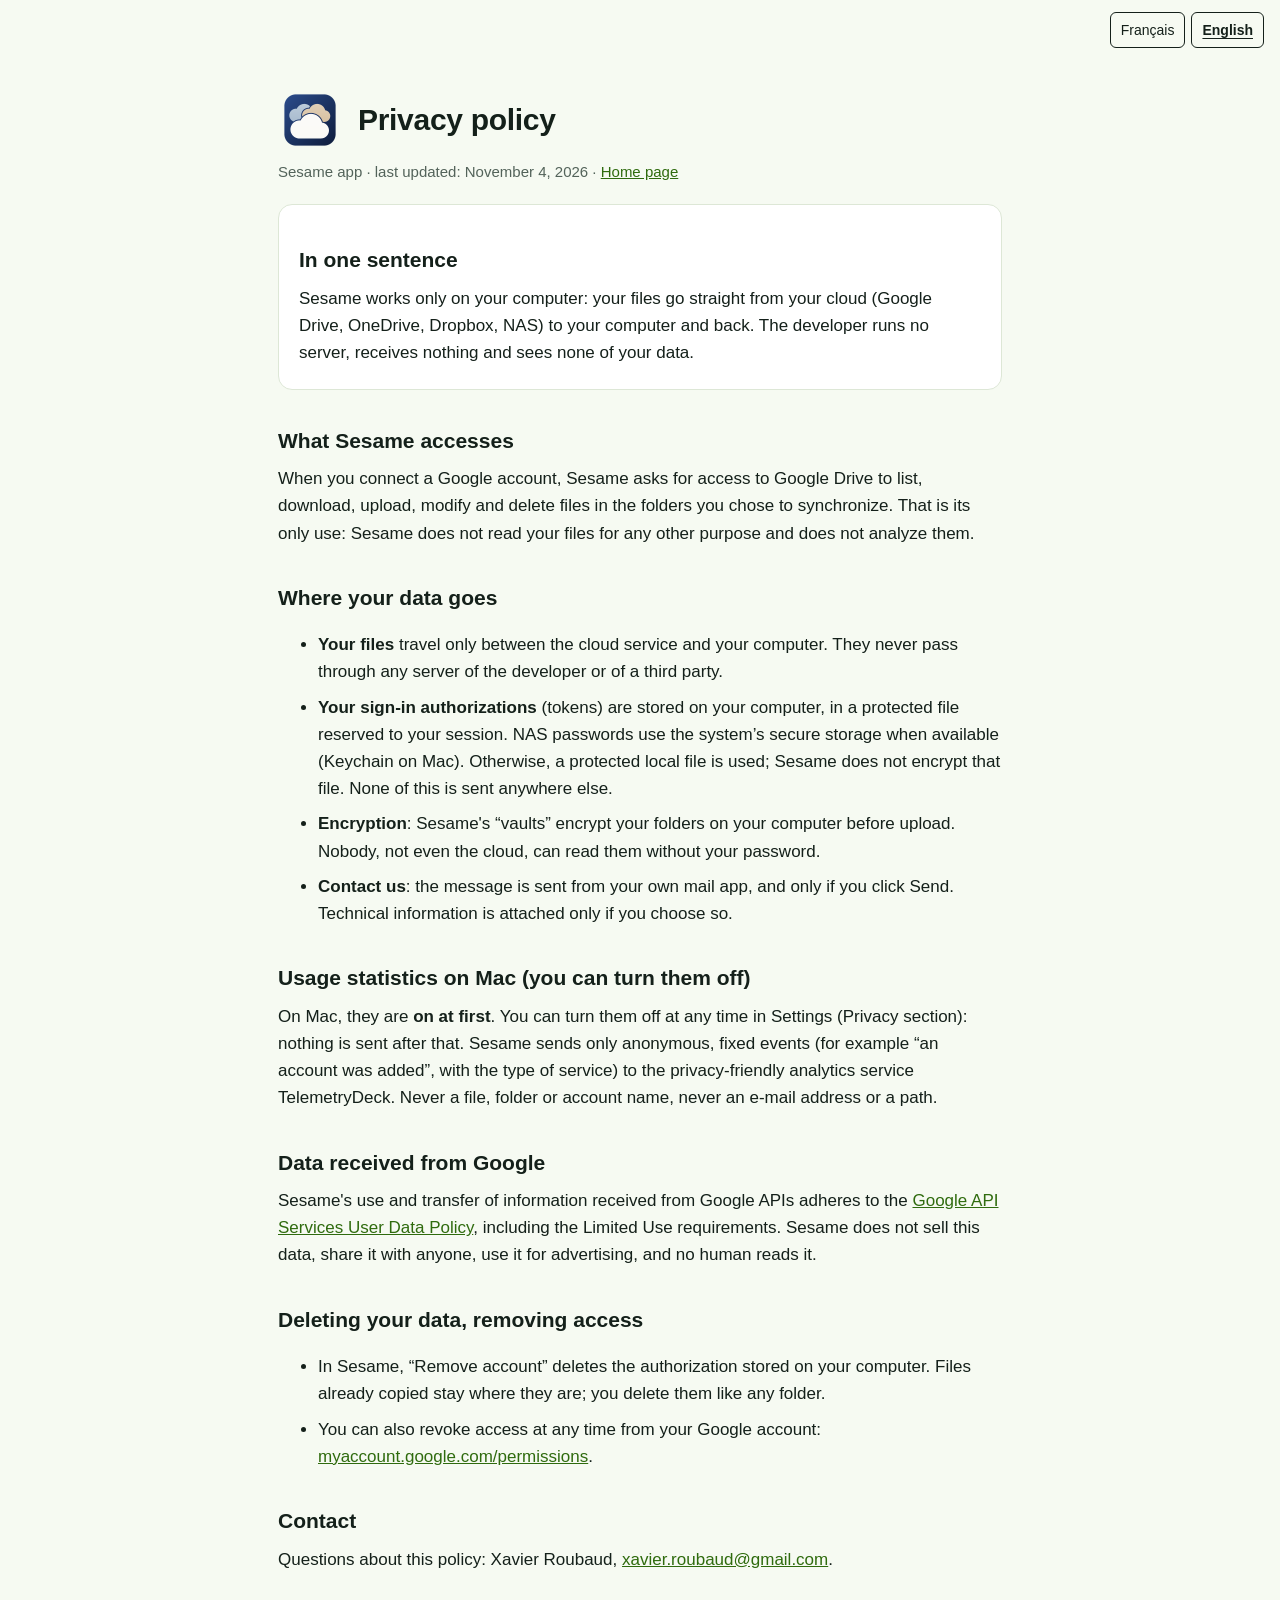
<file: confidentialite.html>
<!doctype html>
<html lang="fr">
<head>
<meta charset="utf-8">
<meta name="viewport" content="width=device-width, initial-scale=1">
<title>Sesame — Politique de confidentialité</title>
<meta name="description" content="Sesame garde vos fichiers entre vos clouds et votre ordinateur. Rien ne passe par un serveur du développeur.">
<link rel="icon" href="icon.png">
<style>
  :root { --bg:#f6faf2; --card:#fff; --ink:#14201a; --muted:#53635a; --moss:#2f6b0e; --line:#dde7d6; }
  @media (prefers-color-scheme: dark) { :root { --bg:#131a16; --card:#1b251f; --ink:#eaf2e6; --muted:#a3b3a8; --line:#2b3a31; --moss:#7cc02f; } }
  * { box-sizing:border-box; }
  body { margin:0; background:var(--bg); color:var(--ink); font:17px/1.6 -apple-system, BlinkMacSystemFont, "Segoe UI", Roboto, sans-serif; }
  main { max-width:760px; margin:0 auto; padding:40px 18px 64px; }
  header { display:flex; align-items:center; gap:16px; margin-bottom:8px; }
  header img { width:64px; height:64px; border-radius:15px; }
  h1 { font-size:30px; margin:0; letter-spacing:-.3px; }
  h2 { font-size:21px; margin:34px 0 8px; }
  p, li { margin:8px 0; }
  .muted { color:var(--muted); font-size:15px; }
  a { color:var(--moss); }
  .box { background:var(--card); border:1px solid var(--line); border-radius:14px; padding:4px 20px 14px; margin-top:20px; }
  body [lang="en"] { display:none; }
  html.en [lang="fr"] { display:none; } html.en [lang="en"] { display:revert; }
  .switch { position:absolute; top:12px; right:16px; font-size:14px; }
  .switch a { color:var(--muted); text-decoration:none; cursor:pointer; }
</style>
<link rel="stylesheet" href="site-accessibility.css?v=20261107">
<script defer src="site-accessibility.js?v=20261107"></script>
</head>
<body>
<div class="switch"><a onclick="document.documentElement.classList.toggle('en')">FR / EN</a></div>
<main>
  <header><img src="icon.png" alt="Sesame"><h1 lang="fr">Politique de confidentialité</h1><h1 lang="en">Privacy policy</h1></header>
  <p class="muted" lang="fr">Application Sesame · dernière mise à jour : 4 novembre 2026 · <a href="index.html">Page d'accueil</a></p>
  <p class="muted" lang="en">Sesame app · last updated: November 4, 2026 · <a href="index.html">Home page</a></p>

  <!-- ===== FRANÇAIS ===== -->
  <div lang="fr">
    <div class="box">
      <h2>En une phrase</h2>
      <p>Sesame travaille uniquement sur votre ordinateur : vos fichiers vont directement de votre cloud (Google Drive, OneDrive, Dropbox, NAS) à votre ordinateur, et inversement. Le développeur n'a aucun serveur, ne reçoit rien et ne voit rien de vos données.</p>
    </div>

    <h2>Ce à quoi Sesame accède</h2>
    <p>Quand vous connectez un compte Google, Sesame demande l'accès à Google Drive pour lister, télécharger, envoyer, modifier et supprimer des fichiers dans les dossiers que vous avez choisis de synchroniser. C'est le seul usage : Sesame ne lit pas vos fichiers pour autre chose et ne les analyse pas.</p>

    <h2>Où vont vos données</h2>
    <ul>
      <li><strong>Vos fichiers</strong> circulent uniquement entre le service cloud et votre ordinateur. Ils ne passent par aucun serveur du développeur ni d'un tiers.</li>
      <li><strong>Vos autorisations de connexion</strong> (jetons) sont enregistrées sur votre ordinateur, dans un fichier protégé réservé à votre session. Les mots de passe de NAS utilisent le stockage sécurisé du système lorsqu’il est disponible (Trousseau sur Mac). Sinon, un fichier local protégé est utilisé ; ce fichier n’est pas chiffré par Sesame. Rien de tout cela n'est envoyé ailleurs.</li>
      <li><strong>Le chiffrement</strong> : les « coffres » de Sesame chiffrent vos dossiers sur votre ordinateur avant l'envoi. Personne, pas même le cloud, ne peut les lire sans votre mot de passe.</li>
      <li><strong>Nous écrire</strong> : le message part depuis votre logiciel de messagerie, et seulement si vous cliquez sur Envoyer. Les informations techniques ne sont jointes que si vous le choisissez.</li>
    </ul>

    <h2>Statistiques d'utilisation sur Mac (vous pouvez les couper)</h2>
    <p>Sur Mac, elles sont <strong>activées au départ</strong>. Vous pouvez les couper à tout moment dans les Réglages (rubrique Confidentialité) : plus rien n'est alors envoyé. Sesame envoie seulement des événements anonymes et fixes (par exemple « un compte a été ajouté », avec le type de service) au service de mesure respectueux de la vie privée TelemetryDeck. Jamais de nom de fichier, de dossier ou de compte, jamais d'adresse e-mail ni de chemin.</p>

    <h2>Données issues de Google</h2>
    <p>L'utilisation par Sesame des informations reçues des API Google respecte la <a href="https://developers.google.com/terms/api-services-user-data-policy" rel="noopener">Politique relative aux données utilisateur des services d'API Google</a>, y compris les exigences d'utilisation limitée. Sesame ne vend pas ces données, ne les partage avec personne, ne s'en sert pas pour de la publicité, et aucun humain ne les consulte.</p>

    <h2>Supprimer vos données, retirer l'accès</h2>
    <ul>
      <li>Dans Sesame, « Retirer le compte » supprime l'autorisation enregistrée sur votre ordinateur. Vos fichiers déjà copiés restent où ils sont ; vous les supprimez comme n'importe quel dossier.</li>
      <li>Vous pouvez aussi révoquer l'accès à tout moment depuis votre compte Google : <a href="https://myaccount.google.com/permissions" rel="noopener">myaccount.google.com/permissions</a>.</li>
    </ul>

    <h2>Contact</h2>
    <p>Une question sur cette politique : Xavier Roubaud, <a href="mailto:xavier.roubaud@gmail.com">xavier.roubaud@gmail.com</a>.</p>
  </div>

  <!-- ===== ENGLISH ===== -->
  <div lang="en">
    <div class="box">
      <h2>In one sentence</h2>
      <p>Sesame works only on your computer: your files go straight from your cloud (Google Drive, OneDrive, Dropbox, NAS) to your computer and back. The developer runs no server, receives nothing and sees none of your data.</p>
    </div>

    <h2>What Sesame accesses</h2>
    <p>When you connect a Google account, Sesame asks for access to Google Drive to list, download, upload, modify and delete files in the folders you chose to synchronize. That is its only use: Sesame does not read your files for any other purpose and does not analyze them.</p>

    <h2>Where your data goes</h2>
    <ul>
      <li><strong>Your files</strong> travel only between the cloud service and your computer. They never pass through any server of the developer or of a third party.</li>
      <li><strong>Your sign-in authorizations</strong> (tokens) are stored on your computer, in a protected file reserved to your session. NAS passwords use the system’s secure storage when available (Keychain on Mac). Otherwise, a protected local file is used; Sesame does not encrypt that file. None of this is sent anywhere else.</li>
      <li><strong>Encryption</strong>: Sesame's “vaults” encrypt your folders on your computer before upload. Nobody, not even the cloud, can read them without your password.</li>
      <li><strong>Contact us</strong>: the message is sent from your own mail app, and only if you click Send. Technical information is attached only if you choose so.</li>
    </ul>

    <h2>Usage statistics on Mac (you can turn them off)</h2>
    <p>On Mac, they are <strong>on at first</strong>. You can turn them off at any time in Settings (Privacy section): nothing is sent after that. Sesame sends only anonymous, fixed events (for example “an account was added”, with the type of service) to the privacy-friendly analytics service TelemetryDeck. Never a file, folder or account name, never an e-mail address or a path.</p>

    <h2>Data received from Google</h2>
    <p>Sesame's use and transfer of information received from Google APIs adheres to the <a href="https://developers.google.com/terms/api-services-user-data-policy" rel="noopener">Google API Services User Data Policy</a>, including the Limited Use requirements. Sesame does not sell this data, share it with anyone, use it for advertising, and no human reads it.</p>

    <h2>Deleting your data, removing access</h2>
    <ul>
      <li>In Sesame, “Remove account” deletes the authorization stored on your computer. Files already copied stay where they are; you delete them like any folder.</li>
      <li>You can also revoke access at any time from your Google account: <a href="https://myaccount.google.com/permissions" rel="noopener">myaccount.google.com/permissions</a>.</li>
    </ul>

    <h2>Contact</h2>
    <p>Questions about this policy: Xavier Roubaud, <a href="mailto:xavier.roubaud@gmail.com">xavier.roubaud@gmail.com</a>.</p>
  </div>
</main>
<script>if ((navigator.language || "fr").toLowerCase().indexOf("fr") !== 0) document.documentElement.classList.add("en");</script>
</body>
</html>
</file>
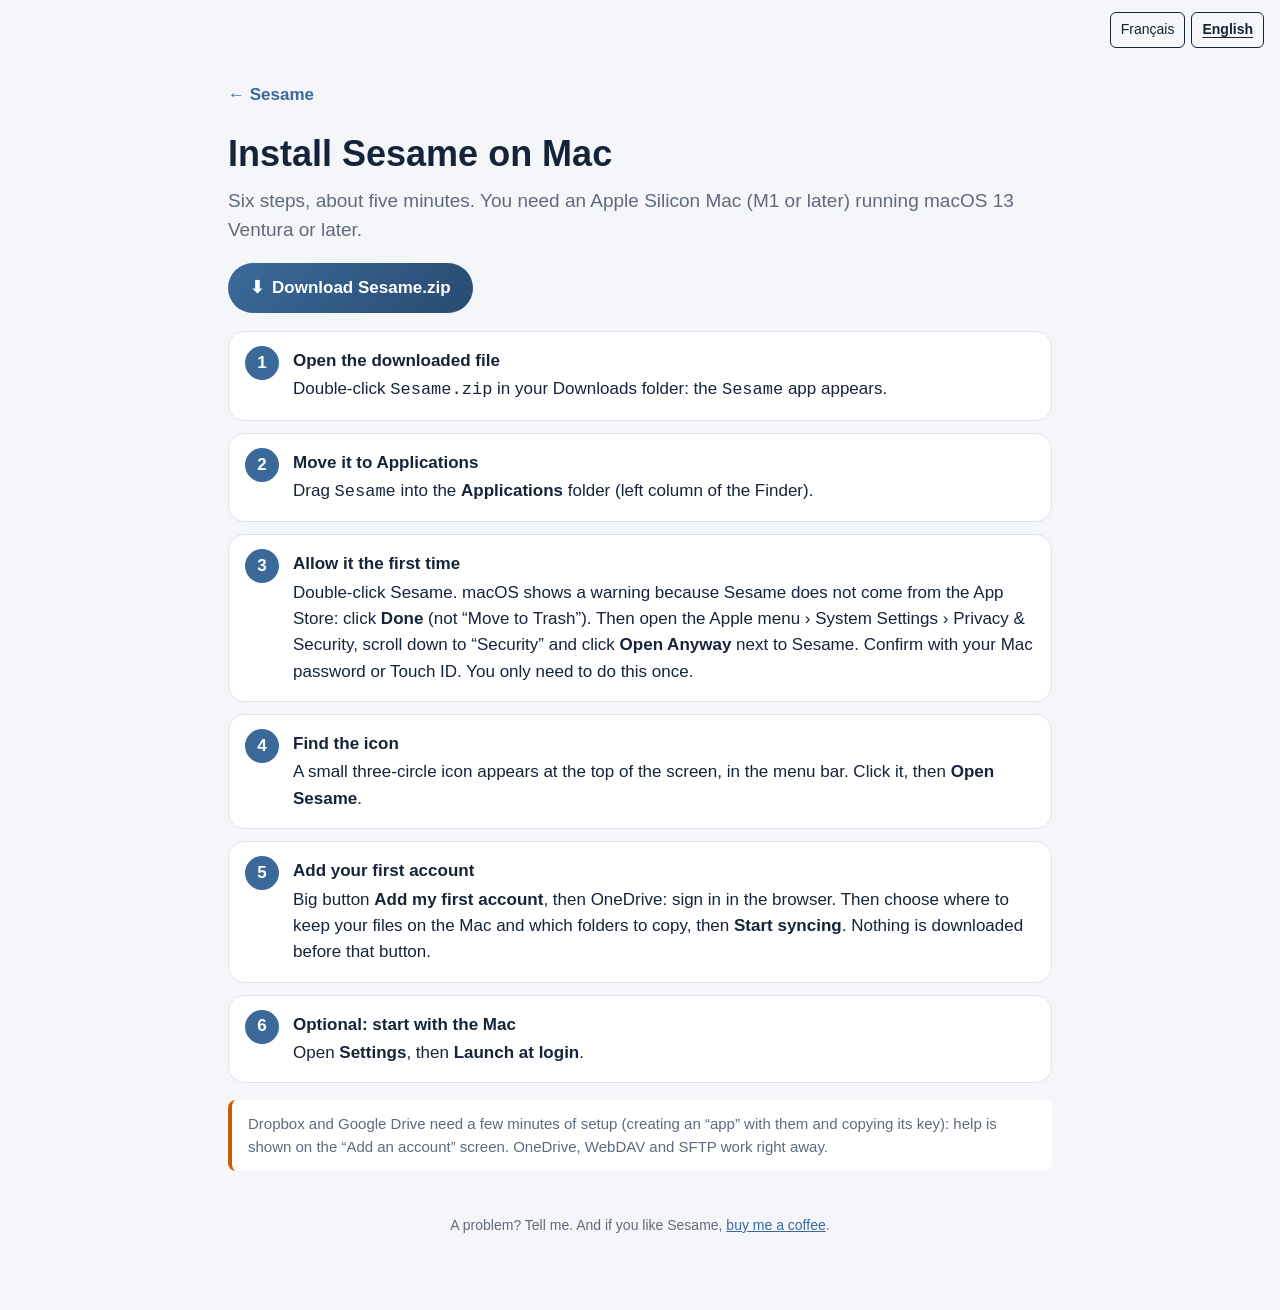
<file: installation.html>
<!doctype html>
<html lang="fr">
<head>
<meta charset="utf-8">
<meta name="viewport" content="width=device-width, initial-scale=1">
<title>Installer Sesame sur Mac</title>
<link rel="icon" href="icon.png?v=20261104n">
<style>
  :root { --bg:#f4f6f9; --card:#fff; --ink:#16243a; --muted:#5d6b7d; --moss:#3b6a9a; --forest:#284b70; --line:#dde3ea; }
  @media (prefers-color-scheme: dark) { :root { --bg:#11161d; --card:#1a212b; --ink:#e8edf3; --muted:#93a1b2; --line:#2a3441; --moss:#8fb4da; } }
  * { box-sizing:border-box; }
  body { margin:0; background:var(--bg); color:var(--ink); font:17px/1.55 -apple-system, BlinkMacSystemFont, "Segoe UI", Roboto, sans-serif; }
  main { max-width:860px; margin:0 auto; padding:34px 18px 60px; }
  .retour { display:inline-block; margin-bottom:10px; color:var(--moss); text-decoration:none; font-weight:600; }
  h1 { font-size:36px; margin:8px 0 4px; } h2 { font-size:24px; margin:40px 0 12px; }
  .tag { color:var(--muted); font-size:19px; margin:0 0 18px; }
  .btns { display:flex; flex-wrap:wrap; gap:12px; margin:18px 0; }
  .btn { display:inline-flex; align-items:center; gap:8px; padding:12px 22px; border-radius:999px; font-weight:700; text-decoration:none; color:#fff; background:linear-gradient(135deg,#3b6a9a,#284b70); }
  .btn.cafe { background:#8a5522; } .btn.plain { background:var(--card); color:var(--ink); border:1px solid var(--line); }
  .grid { display:grid; grid-template-columns:repeat(auto-fit,minmax(240px,1fr)); gap:14px; }
  .card { background:var(--card); border:1px solid var(--line); border-radius:16px; padding:18px; } .card h3 { margin:0 0 6px; font-size:18px; } .card p { margin:0; color:var(--muted); font-size:15px; }
  img.promo { width:100%; border-radius:18px; margin:6px 0 4px; }
  ol.etapes { padding-left:0; list-style:none; counter-reset:e; } ol.etapes li { counter-increment:e; background:var(--card); border:1px solid var(--line); border-radius:16px; padding:16px 16px 16px 64px; margin:12px 0; position:relative; }
  ol.etapes li::before { content:counter(e); position:absolute; left:16px; top:14px; width:34px; height:34px; border-radius:50%; background:var(--moss); color:#fff; font-weight:700; display:grid; place-items:center; }
  ol.etapes b { display:block; margin-bottom:2px; } .note { background:var(--card); border-left:4px solid #cc5c00; border-radius:8px; padding:12px 16px; margin:14px 0; color:var(--muted); font-size:15px; }
  footer { text-align:center; color:var(--muted); font-size:14px; margin-top:44px; } footer a { color:var(--moss); }
  .lang-en { display:none; } html.en .lang-fr { display:none; } html.en .lang-en { display:revert; }
  .switch { position:absolute; top:12px; right:16px; font-size:14px; } .switch a { color:var(--muted); cursor:pointer; }
</style>
<link rel="stylesheet" href="site-accessibility.css?v=20261107">
<script defer src="site-accessibility.js?v=20261107"></script>
</head>
<body>
<div class="switch"><a onclick="document.documentElement.classList.toggle('en')">FR / EN</a></div>
<main>
  <a class="retour" href="index.html">← Sesame</a>
  <h1 class="lang-fr">Installer Sesame sur Mac</h1><h1 class="lang-en">Install Sesame on Mac</h1>
  <p class="tag lang-fr">Six étapes, environ cinq minutes. Il faut un Mac Apple Silicon (M1 ou plus récent) sous macOS 13 Ventura ou plus récent.</p>
  <p class="tag lang-en">Six steps, about five minutes. You need an Apple Silicon Mac (M1 or later) running macOS 13 Ventura or later.</p>
  <div class="btns"><a class="btn" href="https://github.com/xavier38/sesame/releases/latest/download/Sesame.zip">⬇︎ <span class="lang-fr">Télécharger Sesame.zip</span><span class="lang-en">Download Sesame.zip</span></a></div>
  <ol class="etapes">
    <li class="lang-fr"><b>Ouvrez le fichier téléchargé</b>Double-cliquez sur <code>Sesame.zip</code> dans le dossier Téléchargements : l'app <code>Sesame</code> apparaît.</li>
    <li class="lang-en"><b>Open the downloaded file</b>Double-click <code>Sesame.zip</code> in your Downloads folder: the <code>Sesame</code> app appears.</li>
    <li class="lang-fr"><b>Mettez-la dans Applications</b>Glissez <code>Sesame</code> dans le dossier <b style="display:inline">Applications</b> (colonne de gauche du Finder).</li>
    <li class="lang-en"><b>Move it to Applications</b>Drag <code>Sesame</code> into the <b style="display:inline">Applications</b> folder (left column of the Finder).</li>
    <li class="lang-fr"><b>Autorisez-la la première fois</b>Double-cliquez sur Sesame. macOS affiche une alerte parce que Sesame ne vient pas de l'App Store : cliquez sur <b style="display:inline">Terminé</b> (pas « Placer dans la corbeille »). Ouvrez ensuite le menu Apple › Réglages Système › Confidentialité et sécurité, descendez jusqu'à « Sécurité » et cliquez sur <b style="display:inline">Ouvrir quand même</b> à côté de Sesame. Confirmez avec le mot de passe de votre Mac ou Touch ID. C'est à faire une seule fois.</li>
    <li class="lang-en"><b>Allow it the first time</b>Double-click Sesame. macOS shows a warning because Sesame does not come from the App Store: click <b style="display:inline">Done</b> (not “Move to Trash”). Then open the Apple menu › System Settings › Privacy &amp; Security, scroll down to “Security” and click <b style="display:inline">Open Anyway</b> next to Sesame. Confirm with your Mac password or Touch ID. You only need to do this once.</li>
    <li class="lang-fr"><b>Trouvez l'icône</b>Une petite icône à trois cercles apparaît en haut de l'écran, dans la barre de menus. Cliquez dessus, puis <b style="display:inline">Ouvrir Sesame</b>.</li>
    <li class="lang-en"><b>Find the icon</b>A small three-circle icon appears at the top of the screen, in the menu bar. Click it, then <b style="display:inline">Open Sesame</b>.</li>
    <li class="lang-fr"><b>Ajoutez votre premier compte</b>Gros bouton <b style="display:inline">Ajouter mon premier compte</b>, puis OneDrive : connectez-vous dans le navigateur. Choisissez ensuite où mettre vos fichiers sur le Mac et quels dossiers copier, puis <b style="display:inline">Commencer la synchronisation</b>. Rien n'est téléchargé avant ce bouton.</li>
    <li class="lang-en"><b>Add your first account</b>Big button <b style="display:inline">Add my first account</b>, then OneDrive: sign in in the browser. Then choose where to keep your files on the Mac and which folders to copy, then <b style="display:inline">Start syncing</b>. Nothing is downloaded before that button.</li>
    <li class="lang-fr"><b>Facultatif : démarrer avec le Mac</b>Rubrique <b style="display:inline">Réglages</b>, puis <b style="display:inline">Lancer au démarrage</b>.</li>
    <li class="lang-en"><b>Optional: start with the Mac</b>Open <b style="display:inline">Settings</b>, then <b style="display:inline">Launch at login</b>.</li>
  </ol>
  <p class="note lang-fr">Dropbox et Google Drive demandent une préparation de quelques minutes (créer une « application » chez eux et copier sa clé) : l'aide est affichée dans l'écran « Ajouter un compte ». OneDrive, WebDAV et SFTP fonctionnent tout de suite.</p>
  <p class="note lang-en">Dropbox and Google Drive need a few minutes of setup (creating an “app” with them and copying its key): help is shown on the “Add an account” screen. OneDrive, WebDAV and SFTP work right away.</p>
  <footer><p class="lang-fr">Un souci ? Dites-le-moi. Et si Sesame vous plaît, <a href="cafe.html">offrez-moi un café</a>.</p><p class="lang-en">A problem? Tell me. And if you like Sesame, <a href="cafe.html">buy me a coffee</a>.</p></footer>
</main>
<script>if ((navigator.language || "fr").toLowerCase().indexOf("fr") !== 0) document.documentElement.classList.add("en");</script>
</body>
</html>
</file>
<file: site-accessibility.css>
:root { --a11y-focus:#165fa8; }
@media (prefers-color-scheme:dark) { :root { --a11y-focus:#b6d6ff; } }
:focus-visible { outline:3px solid var(--a11y-focus); outline-offset:3px; scroll-margin-block:16px; }
main:focus-visible { outline-offset:-3px; }
.a11y-skip { position:fixed; top:8px; left:8px; z-index:1000; transform:translateY(-180%); padding:12px 18px; border-radius:8px; background:#10243a; color:#fff; font-size:17px; font-weight:700; text-decoration:underline; }
.a11y-skip:focus { transform:none; }
.a11y-language { padding:6px 10px; min-height:32px; border:1px solid currentColor; border-radius:6px; background:transparent; color:inherit; font:inherit; cursor:pointer; }
.a11y-language[lang] { display:inline-block !important; }
.a11y-language-group { display:inline-flex; flex-wrap:wrap; gap:6px; }
.a11y-language[aria-pressed="true"] { font-weight:700; text-decoration:underline; text-underline-offset:3px; }
pre { white-space:pre-wrap; overflow-wrap:anywhere; }
.dl,.download,.coffee-btn { max-width:100%; white-space:normal; overflow-wrap:anywhere; }
.dl > span { min-width:0; }
button,input,select,textarea { max-width:100%; }
@media (prefers-reduced-motion:reduce) { html { scroll-behavior:auto; } *,*::before,*::after { animation:none !important; transition:none !important; } }
@media (forced-colors:active) { :focus-visible { outline-color:Highlight; } .a11y-language[aria-pressed="true"] { border:2px solid Highlight; } }

main { overflow-wrap:anywhere; }
header { flex-wrap:wrap; }
header h1 { min-width:0; }

.switch { position:static; display:flex; justify-content:flex-end; padding:12px 16px 0; }
</file>
